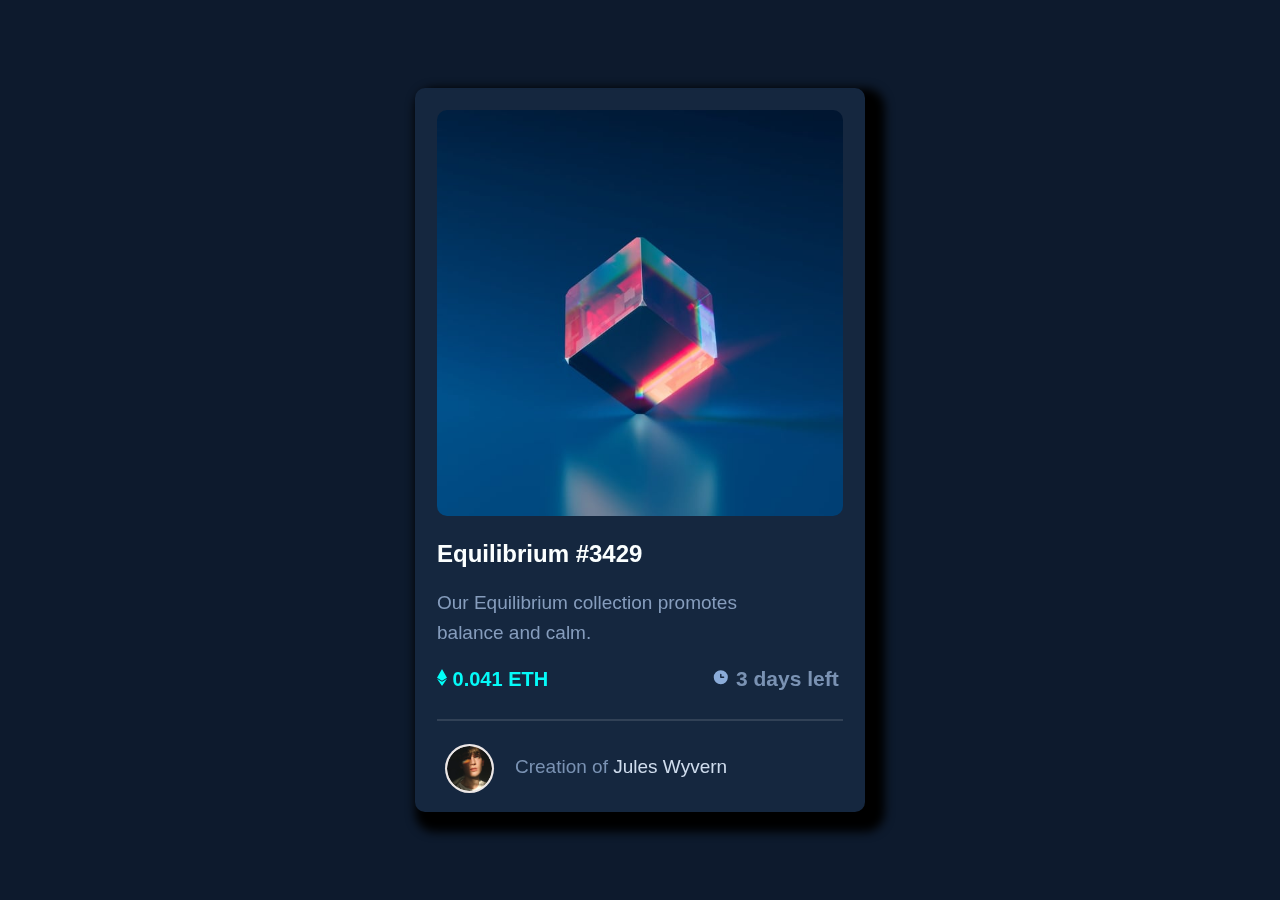
<file: nft-preview-card-component-main/index.html>
<!DOCTYPE html>
<html lang="en">
<head>
    <meta charset="UTF-8">
    <meta http-equiv="X-UA-Compatible" content="IE=edge">
    <meta name="viewport" content="width=device-width, initial-scale=1.0">
    <link rel="stylesheet" href="./style.css">
    <title>second project</title>
</head>
<body>
    <div class="box">
    <img src="./images/image-equilibrium.jpg" alt="">
    <h2>Equilibrium #3429</h2>
    <p> Our Equilibrium collection promotes <br> balance and calm.</p>
    <span class="ETH"><strong><img src="./images/icon-ethereum.svg" alt=""> 0.041 ETH</strong></span>
    <span class="clock-logo"> <strong><img src="./images/icon-clock.svg" alt=""> 3 days left</strong></span>
    <hr class="hr">
    <div class="profile-setting"><span class="profile-image"><img src="./images/image-avatar.png" alt=""></div>
        <div id="end-page"> <p><span class="color-change">Creation of </span> Jules Wyvern</p></div>
    
    </div>
    
</body>
</html>
</file>
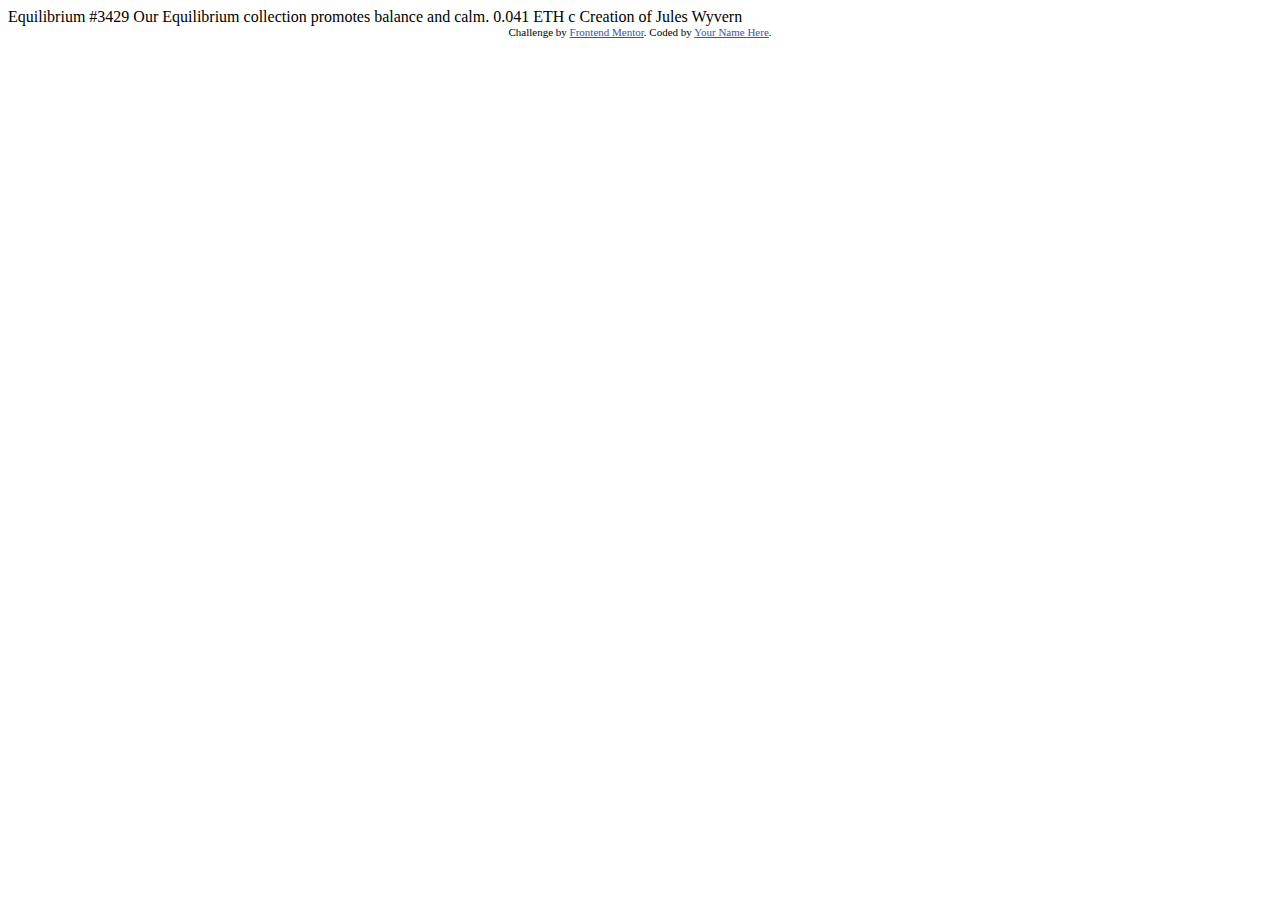
<file: nft-preview-card-component-main/images/index.html>
<!DOCTYPE html>
<html lang="en">
<head>
  <meta charset="UTF-8">
  <meta name="viewport" content="width=device-width, initial-scale=1.0"> <!-- displays site properly based on user's device -->

  <link rel="icon" type="image/png" sizes="32x32" href="./images/favicon-32x32.png">
  
  <title>Frontend Mentor | NFT preview card component</title>

  <!-- Feel free to remove these styles or customise in your own stylesheet 👍 -->
  <style>
    .attribution { font-size: 11px; text-align: center; }
    .attribution a { color: hsl(228, 45%, 44%); }
  </style>
</head>
<body>

  Equilibrium #3429

  Our Equilibrium collection promotes balance and calm.

  0.041 ETH
  c
  
  Creation of Jules Wyvern

  <div class="attribution">
    Challenge by <a href="https://www.frontendmentor.io?ref=challenge" target="_blank">Frontend Mentor</a>. 
    Coded by <a href="#">Your Name Here</a>.
  </div>
</body>
</html>
</file>
<file: nft-preview-card-component-main/style.css>
body{
    background-color: #0D1A2D;
}
.box{
    height: 680px;
    width: 100%;
    width: 406px;
    background-color: #15273F;
    box-shadow: 10px 10px 10px 10px ;
    position: fixed;
    inset: 0;
    margin: auto;
    padding: 22px;
    border-radius: 10px;

}
img {
    width: 100%;
    border-radius: 10px;
}
h2{
    color: #FBFFFF;
    font-family: sans-serif;
    
}
p{
    color: #869DBD;
    font-family: Arial, Helvetica, sans-serif;
    font-size: 19px;
    line-height: 30px;
}
.ETH{
    color: #05FAF8;
    font-family: sans-serif;
    font-size: 20px;

}
.ETH img{
    width: 10px;
}
.clock-logo{
    font-size: 21px;
    margin-left: 160px;
    color: #7A92B3;
    font-family: sans-serif;
}
.clock-logo img{
    width: 18px;
}
.hr {
    position: relative;
            top: 20px;
            border: none;
            height: 2px;
            background: #727d8b4f;
            margin-bottom: 20px;

}
.profile-image img {
    background: white;
    width: 45px;
    border-radius: 50px;
    margin: 20px;
    -webkit-box-shadow: 2px 2px 5px 0px rgba(0, 0, 0, 1);
    -moz-box-shadow: 2px 2px 5px 0px rgba(0, 0, 0, 1);
    box-shadow:0px 0px 0px 2px rgb(236 231 231);
    margin-left: 10px;
    margin-top: 25px;
    display: inline-block;
}
#end-page {
    position: absolute;
    top: 645px;
    left: 100px;
}
#end-page p{
    color: #d0ddee;
}
.color-change{
    color:  #7A92B3;
}
</file>
